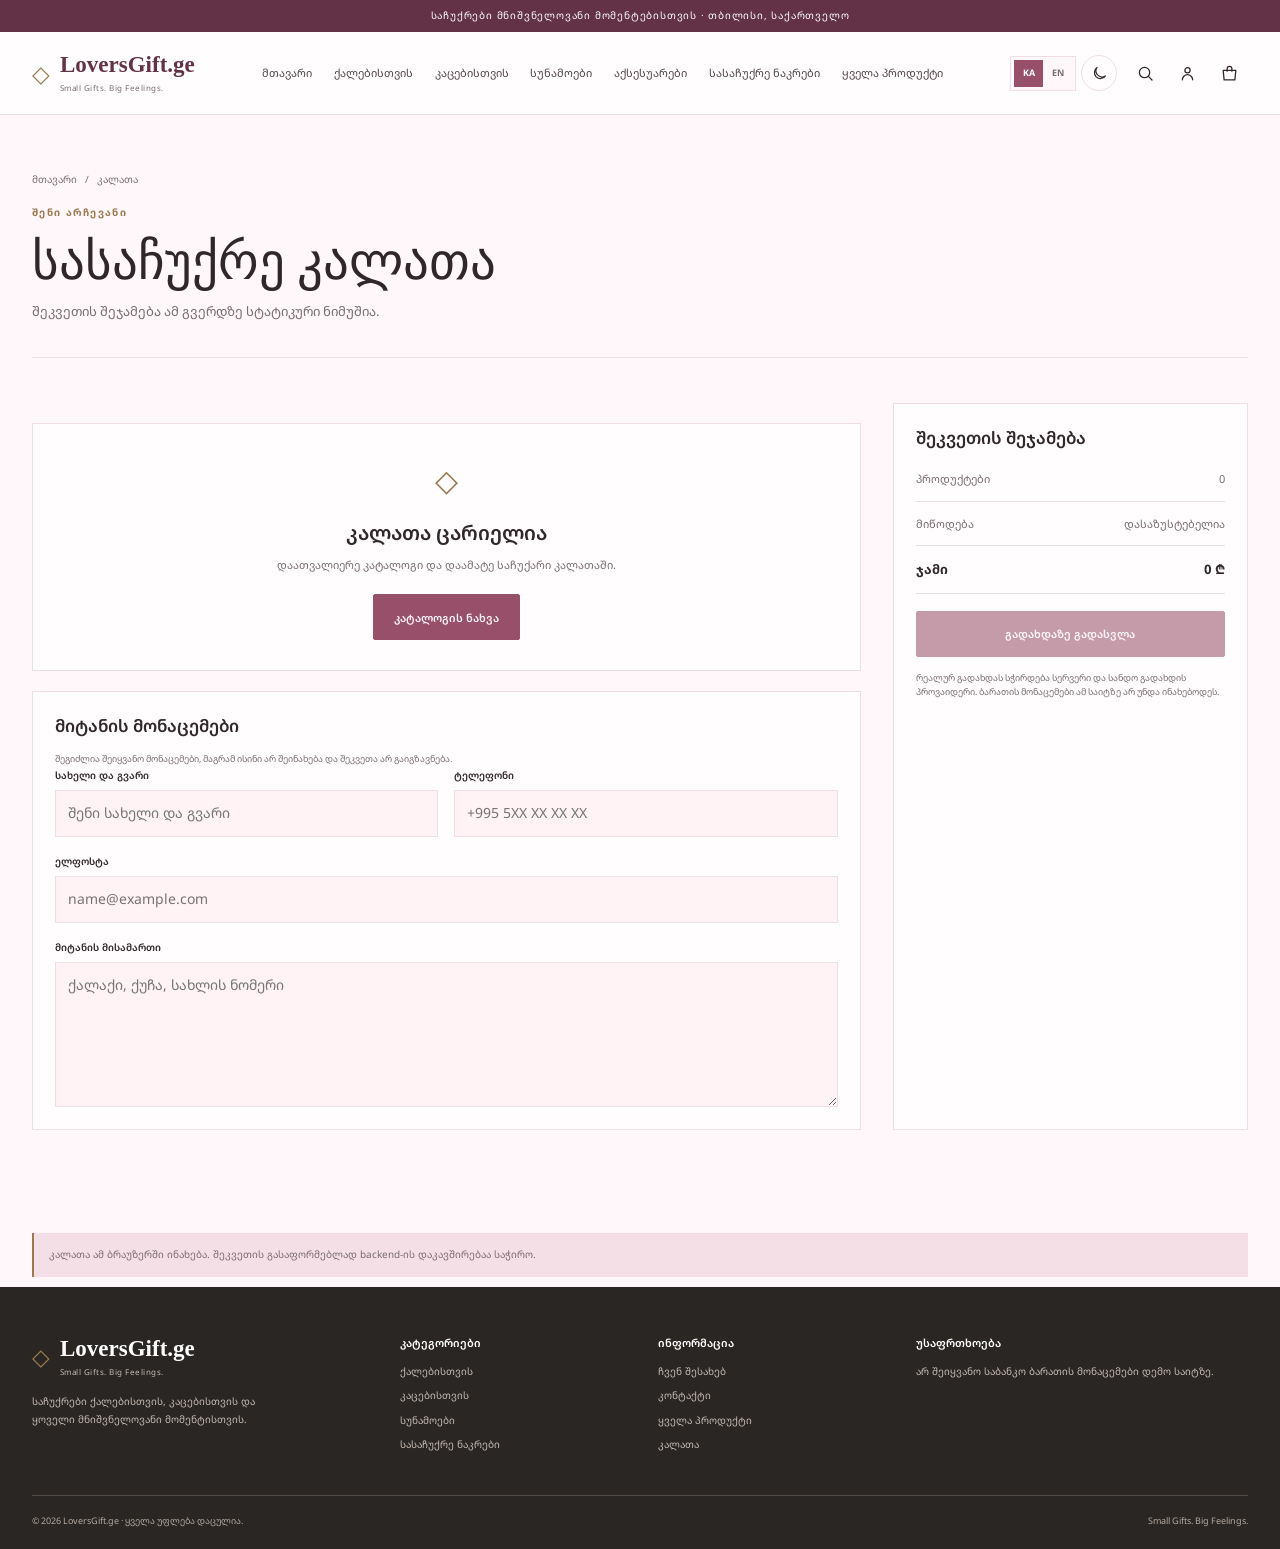
<file: cart.html>
<!DOCTYPE html>
<html lang="ka">
<head>
    <meta charset="UTF-8">
    <meta name="viewport" content="width=device-width, initial-scale=1.0">
    <meta name="description" content="LoversGift.ge-ის კალათა — სტატიკური დემო ვერსია.">
    <title>კალათა | LoversGift.ge</title>
    <link rel="stylesheet" href="style.css">
</head>
<body>
    <div class="announcement">საჩუქრები მნიშვნელოვანი მომენტებისთვის · თბილისი, საქართველო</div>
    <header class="site-header"><div class="header-inner"><a class="brand" href="index.html"><span class="brand-mark">◇</span><span><span class="brand-name">LoversGift.ge</span><span class="brand-tagline">Small Gifts. Big Feelings.</span></span></a><nav class="main-nav" aria-label="მთავარი ნავიგაცია"><a href="index.html">მთავარი</a><a href="women.html">ქალებისთვის</a><a href="men.html">კაცებისთვის</a><a href="perfumes.html">სუნამოები</a><a href="accessories.html">აქსესუარები</a><a href="gift-sets.html">სასაჩუქრე ნაკრები</a><a href="products.html">ყველა პროდუქტი</a></nav><div class="header-tools"><a class="tool-link" href="products.html" aria-label="კატალოგი" title="ძიება"><svg viewBox="0 0 24 24" aria-hidden="true"><circle cx="10.8" cy="10.8" r="6.5"></circle><path d="m16 16 4.2 4.2"></path></svg></a><a class="tool-link" href="products.html#functionality" aria-label="რჩეულები" title="რჩეულები"><svg viewBox="0 0 24 24" aria-hidden="true"><path d="M20.8 8.7c0 5.2-8.8 10.1-8.8 10.1S3.2 13.9 3.2 8.7a4.4 4.4 0 0 1 8-2.5 4.4 4.4 0 0 1 7.6 2.5Z"></path></svg></a><a class="tool-link" href="contact.html" aria-label="ანგარიში და კონტაქტი" title="ანგარიში"><svg viewBox="0 0 24 24" aria-hidden="true"><circle cx="12" cy="8" r="3.3"></circle><path d="M5.5 20a6.5 6.5 0 0 1 13 0"></path></svg></a><a class="tool-link" href="cart.html" aria-label="კალათა" aria-current="page" title="კალათა"><svg viewBox="0 0 24 24" aria-hidden="true"><path d="M4 8h16l-1.2 12H5.2L4 8Z"></path><path d="M9 9V6a3 3 0 0 1 6 0v3"></path></svg></a></div></div></header>
    <main class="page-wrap"><div class="page-heading"><nav class="breadcrumbs" aria-label="პურის ნამცეცები"><a href="index.html">მთავარი</a><span>/</span><span>კალათა</span></nav><p class="eyebrow">შენი არჩევანი</p><h1>სასაჩუქრე კალათა</h1><p>შეკვეთის შეჯამება ამ გვერდზე სტატიკური ნიმუშია.</p></div>
        <div class="cart-layout"><div class="cart-details"><section class="empty-state" aria-labelledby="empty-title"><span class="empty-mark" aria-hidden="true">◇</span><h2 id="empty-title">კალათა ცარიელია</h2><p>ამ ვერსიაში პროდუქტების დამატება და რაოდენობის შენახვა გამორთულია. დაათვალიერე კატალოგი და აირჩიე საჩუქარი.</p><a class="button" href="products.html">კატალოგის ნახვა</a></section><section class="summary-box" aria-labelledby="delivery-title"><h2 id="delivery-title">მიტანის მონაცემები</h2><p class="filter-note">შეგიძლია შეიყვანო მონაცემები, მაგრამ ისინი არ შეინახება და შეკვეთა არ გაიგზავნება.</p><form><div class="form-grid"><div class="form-field"><label for="delivery-name">სახელი და გვარი</label><input id="delivery-name" name="delivery-name" autocomplete="name" placeholder="შენი სახელი და გვარი"></div><div class="form-field"><label for="delivery-phone">ტელეფონი</label><input id="delivery-phone" name="delivery-phone" type="tel" autocomplete="tel" placeholder="+995 5XX XX XX XX"></div><div class="form-field form-field-wide"><label for="delivery-email">ელფოსტა</label><input id="delivery-email" name="delivery-email" type="email" autocomplete="email" placeholder="name@example.com"></div><div class="form-field form-field-wide"><label for="delivery-address">მიტანის მისამართი</label><textarea id="delivery-address" name="delivery-address" autocomplete="street-address" placeholder="ქალაქი, ქუჩა, სახლის ნომერი"></textarea></div></div></form></section></div><aside class="summary-box" aria-labelledby="summary-title"><h2 id="summary-title">შეკვეთის შეჯამება</h2><div class="summary-line"><span>პროდუქტები</span><span>0</span></div><div class="summary-line"><span>მიწოდება</span><span>დასაზუსტებელია</span></div><div class="summary-line total"><span>ჯამი</span><span>0 ₾</span></div><button class="button" type="button" disabled>გადახდაზე გადასვლა</button><p class="filter-note">რეალურ გადახდას სჭირდება სერვერი და სანდო გადახდის პროვაიდერი. ბარათის მონაცემები ამ საიტზე არ უნდა ინახებოდეს.</p></aside></div>
        <p class="demo-banner">კალათა არ ინახავს პროდუქტებს გვერდებს შორის: ეს ფუნქცია, რაოდენობები, თანხის დათვლა და შეკვეთის შეჯამება JavaScript/backend-ს საჭიროებს.</p>
    </main>
    <footer class="site-footer"><div class="footer-inner"><div class="footer-top"><div><a class="brand" href="index.html"><span class="brand-mark">◇</span><span><span class="brand-name">LoversGift.ge</span><span class="brand-tagline">Small Gifts. Big Feelings.</span></span></a><p class="footer-copy">საჩუქრები ქალებისთვის, კაცებისთვის და ყოველი მნიშვნელოვანი მომენტისთვის.</p></div><div class="footer-column"><h2>კატეგორიები</h2><a href="women.html">ქალებისთვის</a><a href="men.html">კაცებისთვის</a><a href="perfumes.html">სუნამოები</a><a href="gift-sets.html">სასაჩუქრე ნაკრები</a></div><div class="footer-column"><h2>ინფორმაცია</h2><a href="about.html">ჩვენ შესახებ</a><a href="contact.html">კონტაქტი</a><a href="products.html">ყველა პროდუქტი</a><a href="cart.html">კალათა</a></div><div class="footer-column"><h2>უსაფრთხოება</h2><p class="footer-note">არ შეიყვანო საბანკო ბარათის მონაცემები დემო საიტზე.</p></div></div><div class="footer-bottom"><span>© 2026 LoversGift.ge · ყველა უფლება დაცულია.</span><span>Small Gifts. Big Feelings.</span></div></div></footer>
    <script src="app.js" defer></script>
</body>
</html>
</file>
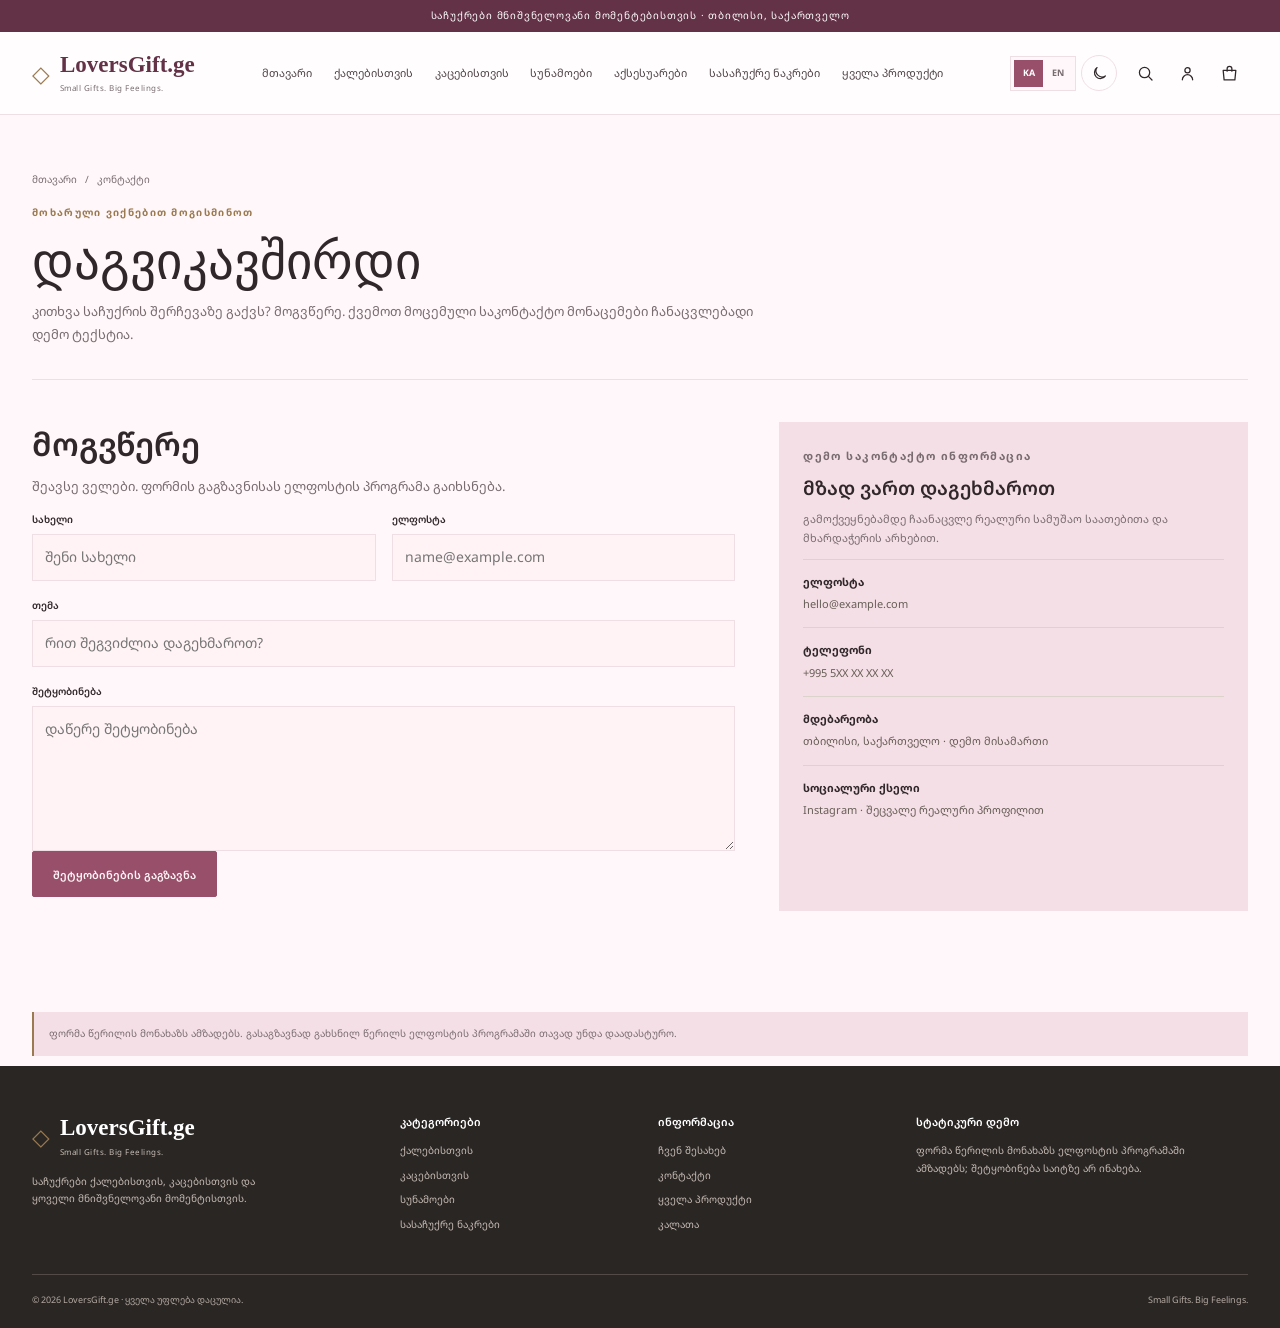
<file: contact.html>
<!DOCTYPE html>
<html lang="ka">
<head>
    <meta charset="UTF-8">
    <meta name="viewport" content="width=device-width, initial-scale=1.0">
    <meta name="description" content="დაუკავშირდით LoversGift.ge-ს საჩუქრის იდეებისა და შეკვეთის საკითხებზე.">
    <title>კონტაქტი | LoversGift.ge</title>
    <link rel="stylesheet" href="style.css">
</head>
<body>
    <div class="announcement">საჩუქრები მნიშვნელოვანი მომენტებისთვის · თბილისი, საქართველო</div>
    <header class="site-header"><div class="header-inner"><a class="brand" href="index.html"><span class="brand-mark">◇</span><span><span class="brand-name">LoversGift.ge</span><span class="brand-tagline">Small Gifts. Big Feelings.</span></span></a><nav class="main-nav" aria-label="მთავარი ნავიგაცია"><a href="index.html">მთავარი</a><a href="women.html">ქალებისთვის</a><a href="men.html">კაცებისთვის</a><a href="perfumes.html">სუნამოები</a><a href="accessories.html">აქსესუარები</a><a href="gift-sets.html">სასაჩუქრე ნაკრები</a><a href="products.html">ყველა პროდუქტი</a></nav><div class="header-tools"><a class="tool-link" href="products.html" aria-label="კატალოგი და ძიება" title="ძიება"><svg viewBox="0 0 24 24" aria-hidden="true"><circle cx="10.8" cy="10.8" r="6.5"></circle><path d="m16 16 4.2 4.2"></path></svg></a><a class="tool-link" href="products.html#functionality" aria-label="რჩეულების შესახებ" title="რჩეულები"><svg viewBox="0 0 24 24" aria-hidden="true"><path d="M20.8 8.7c0 5.2-8.8 10.1-8.8 10.1S3.2 13.9 3.2 8.7a4.4 4.4 0 0 1 8-2.5 4.4 4.4 0 0 1 7.6 2.5Z"></path></svg></a><a class="tool-link" href="contact.html" aria-label="ანგარიში და კონტაქტი" title="ანგარიში"><svg viewBox="0 0 24 24" aria-hidden="true"><circle cx="12" cy="8" r="3.3"></circle><path d="M5.5 20a6.5 6.5 0 0 1 13 0"></path></svg></a><a class="tool-link" href="cart.html" aria-label="კალათა" title="კალათა"><svg viewBox="0 0 24 24" aria-hidden="true"><path d="M4 8h16l-1.2 12H5.2L4 8Z"></path><path d="M9 9V6a3 3 0 0 1 6 0v3"></path></svg></a></div></div></header>
    <main class="page-wrap"><div class="page-heading"><nav class="breadcrumbs" aria-label="პურის ნამცეცები"><a href="index.html">მთავარი</a><span>/</span><span>კონტაქტი</span></nav><p class="eyebrow">მოხარული ვიქნებით მოგისმინოთ</p><h1>დაგვიკავშირდი</h1><p>კითხვა საჩუქრის შერჩევაზე გაქვს? მოგვწერე. ქვემოთ მოცემული საკონტაქტო მონაცემები ჩანაცვლებადი დემო ტექსტია.</p></div>
        <div class="contact-layout"><section aria-labelledby="contact-form-title"><h2 id="contact-form-title">მოგვწერე</h2><p class="section-copy">შეავსე ველები. ფორმის გაგზავნისას ელფოსტის პროგრამა გაიხსნება.</p><form id="contact-form"><div class="form-grid"><div class="form-field"><label for="contact-name">სახელი</label><input id="contact-name" name="name" autocomplete="name" placeholder="შენი სახელი" required></div><div class="form-field"><label for="contact-email">ელფოსტა</label><input id="contact-email" name="email" type="email" autocomplete="email" placeholder="name@example.com" required></div><div class="form-field form-field-wide"><label for="contact-subject">თემა</label><input id="contact-subject" name="subject" placeholder="რით შეგვიძლია დაგეხმაროთ?" required></div><div class="form-field form-field-wide"><label for="contact-message">შეტყობინება</label><textarea id="contact-message" name="message" placeholder="დაწერე შეტყობინება" required></textarea></div></div><button class="button" type="submit">შეტყობინების გაგზავნა</button><p class="filter-note" role="status" aria-live="polite" data-contact-feedback></p></form></section>
        <aside class="contact-card"><p class="eyebrow">დემო საკონტაქტო ინფორმაცია</p><h2>მზად ვართ დაგეხმაროთ</h2><p>გამოქვეყნებამდე ჩაანაცვლე რეალური სამუშაო საათებითა და მხარდაჭერის არხებით.</p><div class="contact-detail"><strong>ელფოსტა</strong><a href="mailto:hello@example.com">hello@example.com</a></div><div class="contact-detail"><strong>ტელეფონი</strong><a href="tel:+995500000000">+995 5XX XX XX XX</a></div><div class="contact-detail"><strong>მდებარეობა</strong><span>თბილისი, საქართველო · დემო მისამართი</span></div><div class="contact-detail"><strong>სოციალური ქსელი</strong><a href="https://instagram.com/" target="_blank" rel="noreferrer">Instagram · შეცვალე რეალური პროფილით</a></div></aside></div>
        <p class="demo-banner">ფორმა წერილის მონახაზს ამზადებს. გასაგზავნად გახსნილ წერილს ელფოსტის პროგრამაში თავად უნდა დაადასტურო.</p>
    </main>
    <footer class="site-footer"><div class="footer-inner"><div class="footer-top"><div><a class="brand" href="index.html"><span class="brand-mark">◇</span><span><span class="brand-name">LoversGift.ge</span><span class="brand-tagline">Small Gifts. Big Feelings.</span></span></a><p class="footer-copy">საჩუქრები ქალებისთვის, კაცებისთვის და ყოველი მნიშვნელოვანი მომენტისთვის.</p></div><div class="footer-column"><h2>კატეგორიები</h2><a href="women.html">ქალებისთვის</a><a href="men.html">კაცებისთვის</a><a href="perfumes.html">სუნამოები</a><a href="gift-sets.html">სასაჩუქრე ნაკრები</a></div><div class="footer-column"><h2>ინფორმაცია</h2><a href="about.html">ჩვენ შესახებ</a><a href="contact.html">კონტაქტი</a><a href="products.html">ყველა პროდუქტი</a><a href="cart.html">კალათა</a></div><div class="footer-column"><h2>სტატიკური დემო</h2><p class="footer-note">ფორმა წერილის მონახაზს ელფოსტის პროგრამაში ამზადებს; შეტყობინება საიტზე არ ინახება.</p></div></div><div class="footer-bottom"><span>© 2026 LoversGift.ge · ყველა უფლება დაცულია.</span><span>Small Gifts. Big Feelings.</span></div></div></footer>
    <script src="app.js" defer></script>
</body>
</html>
</file>
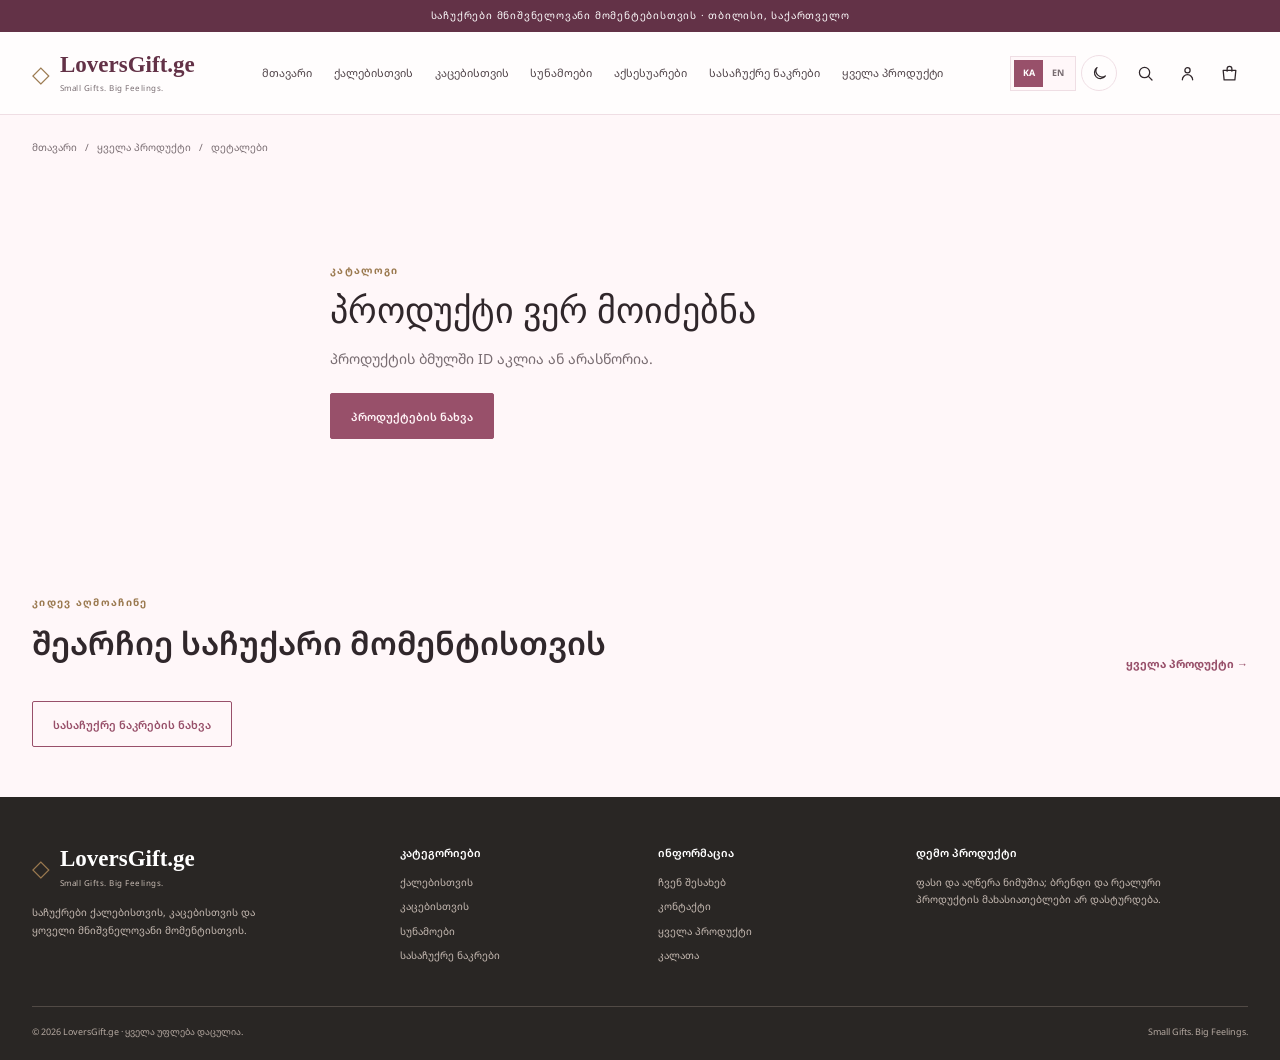
<file: product.html>
<!DOCTYPE html>
<html lang="ka">
<head>
    <meta charset="UTF-8">
    <meta name="viewport" content="width=device-width, initial-scale=1.0">
    <meta name="description" content="LoversGift.ge-ის საჩვენებელი პროდუქტის დეტალები.">
    <title>საჩვენებელი საჩუქარი | LoversGift.ge</title>
    <link rel="stylesheet" href="style.css">
</head>
<body>
    <div class="announcement">საჩუქრები მნიშვნელოვანი მომენტებისთვის · თბილისი, საქართველო</div>
    <header class="site-header"><div class="header-inner"><a class="brand" href="index.html"><span class="brand-mark">◇</span><span><span class="brand-name">LoversGift.ge</span><span class="brand-tagline">Small Gifts. Big Feelings.</span></span></a><nav class="main-nav" aria-label="მთავარი ნავიგაცია"><a href="index.html">მთავარი</a><a href="women.html">ქალებისთვის</a><a href="men.html">კაცებისთვის</a><a href="perfumes.html">სუნამოები</a><a href="accessories.html">აქსესუარები</a><a href="gift-sets.html">სასაჩუქრე ნაკრები</a><a href="products.html">ყველა პროდუქტი</a></nav><div class="header-tools"><a class="tool-link" href="products.html" aria-label="კატალოგი" title="ძიება"><svg viewBox="0 0 24 24" aria-hidden="true"><circle cx="10.8" cy="10.8" r="6.5"></circle><path d="m16 16 4.2 4.2"></path></svg></a><a class="tool-link" href="products.html#functionality" aria-label="რჩეულები" title="რჩეულები"><svg viewBox="0 0 24 24" aria-hidden="true"><path d="M20.8 8.7c0 5.2-8.8 10.1-8.8 10.1S3.2 13.9 3.2 8.7a4.4 4.4 0 0 1 8-2.5 4.4 4.4 0 0 1 7.6 2.5Z"></path></svg></a><a class="tool-link" href="contact.html" aria-label="კონტაქტი" title="კონტაქტი"><svg viewBox="0 0 24 24" aria-hidden="true"><circle cx="12" cy="8" r="3.3"></circle><path d="M5.5 20a6.5 6.5 0 0 1 13 0"></path></svg></a><a class="tool-link" href="cart.html" aria-label="კალათა" title="კალათა"><svg viewBox="0 0 24 24" aria-hidden="true"><path d="M4 8h16l-1.2 12H5.2L4 8Z"></path><path d="M9 9V6a3 3 0 0 1 6 0v3"></path></svg></a></div></div></header>
    <main class="page-wrap"><nav class="breadcrumbs" aria-label="პურის ნამცეცები" style="padding-top:24px"><a href="index.html">მთავარი</a><span>/</span><a href="products.html">ყველა პროდუქტი</a><span>/</span><span>დეტალები</span></nav>
        <div data-product-details></div>
        <section class="section-tight"><div class="section-heading"><div><p class="eyebrow">კიდევ აღმოაჩინე</p><h2>შეარჩიე საჩუქარი მომენტისთვის</h2></div><a class="section-link" href="products.html">ყველა პროდუქტი →</a></div><a class="button button-outline" href="gift-sets.html">სასაჩუქრე ნაკრების ნახვა</a></section>
    </main>
    <footer class="site-footer"><div class="footer-inner"><div class="footer-top"><div><a class="brand" href="index.html"><span class="brand-mark">◇</span><span><span class="brand-name">LoversGift.ge</span><span class="brand-tagline">Small Gifts. Big Feelings.</span></span></a><p class="footer-copy">საჩუქრები ქალებისთვის, კაცებისთვის და ყოველი მნიშვნელოვანი მომენტისთვის.</p></div><div class="footer-column"><h2>კატეგორიები</h2><a href="women.html">ქალებისთვის</a><a href="men.html">კაცებისთვის</a><a href="perfumes.html">სუნამოები</a><a href="gift-sets.html">სასაჩუქრე ნაკრები</a></div><div class="footer-column"><h2>ინფორმაცია</h2><a href="about.html">ჩვენ შესახებ</a><a href="contact.html">კონტაქტი</a><a href="products.html">ყველა პროდუქტი</a><a href="cart.html">კალათა</a></div><div class="footer-column"><h2>დემო პროდუქტი</h2><p class="footer-note">ფასი და აღწერა ნიმუშია; ბრენდი და რეალური პროდუქტის მახასიათებლები არ დასტურდება.</p></div></div><div class="footer-bottom"><span>© 2026 LoversGift.ge · ყველა უფლება დაცულია.</span><span>Small Gifts. Big Feelings.</span></div></div></footer>
    <script src="app.js" defer></script>
</body>
</html>
</file>
<file: style.css>
@import url('https://fonts.googleapis.com/css2?family=Noto+Sans+Georgian:wght@400;500;600;700&family=Playfair+Display:wght@500;600&display=swap');

:root {
    color-scheme: light;
    --ivory: #fff7f9;
    --paper: #fffdfd;
    --white: #fff3f6;
    --ink: #30272b;
    --muted: #786c71;
    --burgundy: #98506a;
    --wine: #633247;
    --blush: #f5dfe6;
    --peach: #ffe8dc;
    --sage: #e4eee6;
    --sage-ink: #547460;
    --line: #efdee4;
    --gold: #9b7a50;
    --shadow: 0 14px 38px rgba(83, 45, 59, .10);
    --content: 1320px;
}

:root[data-theme="dark"] {
    color-scheme: dark;
    --ivory: #171615;
    --paper: #211f1d;
    --white: #292725;
    --ink: #f2eee8;
    --muted: #b8aea5;
    --burgundy: #d39aa9;
    --wine: #351c25;
    --blush: #49363a;
    --peach: #49363a;
    --sage: #293a32;
    --sage-ink: #bfd2c5;
    --line: #443d39;
    --gold: #c7a675;
    --shadow: 0 14px 38px rgba(0, 0, 0, .28);
}

* { box-sizing: border-box; }

html { scroll-behavior: smooth; scroll-padding-top: 100px; }

body {
    margin: 0;
    color: var(--ink);
    background: var(--ivory);
    font-family: 'Noto Sans Georgian', sans-serif;
    font-size: 14px;
    line-height: 1.75;
}

img { display: block; width: 100%; height: 100%; object-fit: cover; }
a { color: inherit; text-decoration: none; }
button, input, select, textarea { font: inherit; }
button, select { cursor: pointer; }
button:disabled, input:disabled, select:disabled { cursor: not-allowed; opacity: .56; }
:focus-visible { outline: 2px solid var(--gold); outline-offset: 4px; }

.announcement {
    min-height: 32px;
    display: grid;
    place-items: center;
    padding: 5px 16px;
    background: var(--wine);
    color: #fff;
    font-size: 10px;
    letter-spacing: .08em;
    text-align: center;
}

.site-header {
    position: sticky;
    top: 0;
    z-index: 20;
    background: rgba(255, 253, 253, .97);
    border-bottom: 1px solid var(--line);
    backdrop-filter: blur(12px);
}

:root[data-theme="dark"] .site-header { background: rgba(33, 31, 29, .97); }

.header-inner {
    width: min(var(--content), 100% - 64px);
    min-height: 82px;
    margin: auto;
    display: grid;
    grid-template-columns: auto 1fr auto;
    align-items: center;
    gap: 28px;
}

.brand {
    display: inline-flex;
    align-items: center;
    gap: 10px;
    color: var(--wine);
    white-space: nowrap;
}

.brand-mark { color: var(--gold); font-size: 23px; line-height: 1; }
.brand-name { display: block; font-family: Georgia, serif; font-size: 23px; font-weight: 700; line-height: 1.2; }
.brand-tagline { display: block; margin-top: 3px; color: var(--muted); font-size: 8px; letter-spacing: .06em; }

.main-nav {
    min-width: 0;
    display: flex;
    align-items: center;
    justify-content: center;
    gap: clamp(12px, 1.7vw, 25px);
}

.main-nav a { color: #51454a; font-size: 11px; white-space: nowrap; transition: color .2s; }
.main-nav a:hover, .main-nav a[aria-current="page"] { color: var(--burgundy); }
.main-nav { scrollbar-width: none; }
.main-nav::-webkit-scrollbar { display: none; }

.header-tools { display: flex; align-items: center; gap: 4px; }

.preference-tools { display: flex; align-items: center; gap: 5px; margin-right: 5px; }
.language-switch { display: inline-flex; padding: 3px; border: 1px solid var(--line); background: var(--ivory); }
.language-switch button { min-width: 29px; height: 27px; padding: 0 5px; border: 0; background: transparent; color: var(--muted); font-size: 9px; font-weight: 700; }
.language-switch button[aria-pressed="true"] { background: var(--burgundy); color: #fff; }
.theme-toggle { display: grid; width: 36px; height: 36px; place-items: center; border: 1px solid var(--line); border-radius: 50%; background: transparent; color: var(--ink); }
.theme-toggle:hover { background: var(--ivory); color: var(--burgundy); }
.theme-toggle svg { width: 17px; height: 17px; fill: none; stroke: currentColor; stroke-width: 1.6; stroke-linecap: round; stroke-linejoin: round; }

.tool-link {
    display: grid;
    width: 38px;
    height: 38px;
    place-items: center;
    border-radius: 50%;
    color: var(--ink);
    transition: color .2s, background .2s;
}

.tool-link:hover { color: var(--burgundy); background: var(--ivory); }
.tool-link svg { width: 19px; height: 19px; fill: none; stroke: currentColor; stroke-width: 1.6; stroke-linecap: round; stroke-linejoin: round; }
.header-tools > .tool-link[href*="functionality"] { display: none; }

:root[data-theme="dark"] .main-nav a { color: #ddd3ca; }
:root[data-theme="dark"] .brand { color: #f2eee8; }
:root[data-theme="dark"] .main-nav a:hover,
:root[data-theme="dark"] .main-nav a[aria-current="page"] { color: var(--burgundy); }
:root[data-theme="dark"] .product-card { border-color: var(--line); }
:root[data-theme="dark"] .home-hero,
:root[data-theme="dark"] .split-feature,
:root[data-theme="dark"] .contact-card { background: #292522; }
:root[data-theme="dark"] .hero-copy > p:not(.eyebrow) { color: #d2c8bf; }
:root[data-theme="dark"] .category-name { border-color: var(--line); }
:root[data-theme="dark"] .promo-band { background: #301b22; }
:root[data-theme="dark"] .button-outline { color: var(--burgundy); }
:root[data-theme="dark"] .button-outline:hover { color: var(--white); }
:root[data-theme="dark"] .product-tag { background: #211f1d; color: var(--burgundy); }
:root[data-theme="dark"] .site-footer { background: #11100f; }

.page-wrap { width: min(var(--content), 100% - 64px); margin: auto; }
.home-hero > *, .split-feature > *, .page-wrap, .product-card, .catalog-main { min-width: 0; }
.section { padding-block: 76px; }
.section-tight { padding-block: 50px; }
.section-heading { display: flex; justify-content: space-between; align-items: end; gap: 24px; margin-bottom: 28px; }
.eyebrow { margin: 0 0 9px; color: var(--gold); font-size: 10px; font-weight: 700; letter-spacing: .13em; text-transform: uppercase; }
h1, h2, h3, p { margin-top: 0; }
h1, h2, h3 { color: var(--ink); }
h1, .display-title { margin-bottom: 18px; font-family: 'Playfair Display', Georgia, serif; font-size: clamp(38px, 5vw, 66px); font-weight: 500; line-height: 1.13; }
h2 { margin-bottom: 8px; font-size: clamp(22px, 2.7vw, 32px); line-height: 1.4; font-weight: 600; }
h3 { margin-bottom: 8px; font-size: 15px; line-height: 1.5; }
.section-copy { max-width: 600px; color: var(--muted); font-size: 13px; }
.section-link { color: var(--burgundy); font-size: 11px; font-weight: 700; white-space: nowrap; }
.section-link:hover { text-decoration: underline; text-underline-offset: 4px; }

.button {
    min-height: 46px;
    display: inline-flex;
    align-items: center;
    justify-content: center;
    gap: 11px;
    padding: 11px 20px;
    border: 1px solid var(--burgundy);
    border-radius: 2px;
    background: var(--burgundy);
    color: var(--white);
    font-size: 11px;
    font-weight: 600;
    transition: background .2s, color .2s, transform .2s;
}

.button:hover { transform: translateY(-2px); background: var(--wine); }
.button-outline { background: transparent; color: var(--burgundy); }
.button-outline:hover { color: var(--white); }
.button-light { border-color: var(--paper); background: var(--paper); color: var(--wine); }
.button-light:hover { border-color: var(--white); background: var(--white); color: var(--wine); }

.home-hero {
    min-height: 570px;
    display: grid;
    grid-template-columns: .92fr 1.08fr;
    align-items: stretch;
    background: #f7e7ec;
}

.hero-copy {
    display: flex;
    flex-direction: column;
    align-items: flex-start;
    justify-content: center;
    padding: 65px max(40px, calc((100vw - var(--content)) / 2));
    padding-right: 42px;
}

.hero-copy h1 { max-width: 540px; }
.hero-copy > p:not(.eyebrow) { max-width: 470px; margin-bottom: 27px; color: #60545a; font-size: 14px; }
.hero-ctas { display: flex; flex-wrap: wrap; gap: 10px; }
.hero-photo { min-height: 570px; overflow: hidden; }
.hero-photo img { object-position: center 45%; }

.category-grid { display: grid; grid-template-columns: repeat(4, minmax(0, 1fr)); gap: 18px; }
.category-tile { min-width: 0; }
.category-photo { height: 275px; overflow: hidden; background: var(--blush); }
.category-photo img { transition: transform .55s; }
.category-tile:hover img { transform: scale(1.035); }
.category-name { display: flex; justify-content: space-between; gap: 12px; padding-top: 13px; border-bottom: 1px solid var(--line); }
.category-name h3 { margin: 0 0 11px; font-size: 13px; }
.category-name span { color: var(--sage-ink); }

.product-grid { display: grid; grid-template-columns: repeat(4, minmax(0, 1fr)); gap: 18px; }
.product-card { min-width: 0; background: var(--white); border: 1px solid var(--line); transition: box-shadow .25s, transform .25s; }
.product-card:hover { transform: translateY(-4px); box-shadow: var(--shadow); }
.product-photo { position: relative; aspect-ratio: 4 / 4.8; overflow: hidden; background: var(--blush); }
.product-photo img { transition: transform .5s; }
.product-photo img[data-product-placeholder], .detail-gallery img[src^="data:image/svg+xml"] { object-fit: contain; padding: 8px; background: var(--blush); }
.product-card:hover .product-photo img { transform: scale(1.04); }
.product-tag { position: absolute; top: 12px; left: 12px; padding: 5px 8px; background: var(--peach); color: var(--wine); font-size: 9px; }
.product-content { padding: 14px 14px 15px; }
.product-brand { margin: 0 0 4px; color: var(--muted); font-size: 9px; letter-spacing: .05em; }
.product-title { display: block; min-height: 46px; margin-bottom: 8px; font-size: 12px; font-weight: 600; line-height: 1.6; }
.product-price { display: flex; align-items: baseline; gap: 8px; margin-bottom: 13px; font-size: 14px; font-weight: 700; }
.product-price small { color: var(--muted); font-size: 9px; font-weight: 400; }
.product-actions { display: flex; align-items: center; justify-content: space-between; gap: 8px; }
.product-actions > * { min-width: 0; }
.product-actions .button { min-height: 36px; flex: 1; padding: 8px 10px; font-size: 10px; }
.favorite-link { display: grid; width: 36px; height: 36px; flex: 0 0 auto; place-items: center; border: 1px solid var(--line); color: var(--burgundy); font-size: 18px; }
.favorite-link:hover { border-color: var(--burgundy); background: var(--ivory); }
.rating-note { margin: 0 0 10px; color: var(--muted); font-size: 9px; }

.split-feature { display: grid; grid-template-columns: 1fr 1fr; min-height: 380px; background: var(--peach); }
.split-photo { min-height: 340px; }
.split-copy { display: flex; flex-direction: column; align-items: flex-start; justify-content: center; padding: clamp(28px, 5vw, 70px); }
.split-copy p:not(.eyebrow) { max-width: 480px; color: var(--muted); font-size: 13px; }
.promo-band { display: grid; grid-template-columns: 1fr auto; align-items: center; gap: 32px; padding: 33px 38px; background: var(--wine); color: var(--white); }
.promo-band h2 { margin: 0 0 5px; color: var(--white); }
.promo-band p { margin: 0; color: #e7d7d5; font-size: 12px; }
.benefit-grid { display: grid; grid-template-columns: repeat(3, minmax(0, 1fr)); border-block: 1px solid var(--line); }
.benefit { display: flex; gap: 15px; padding: 25px 20px; border-right: 1px solid var(--line); }
.benefit:last-child { border-right: 0; }
.benefit-icon { width: 30px; flex: 0 0 30px; color: var(--sage-ink); font-size: 20px; text-align: center; }
.benefit h3 { margin: 0 0 4px; font-size: 12px; }
.benefit p { margin: 0; color: var(--muted); font-size: 10px; }

.page-heading { padding: 56px 0 34px; border-bottom: 1px solid var(--line); }
.page-heading h1 { margin-bottom: 12px; font-size: clamp(34px, 4vw, 52px); }
.page-heading p:last-child { max-width: 740px; margin-bottom: 0; color: var(--muted); font-size: 13px; }
.breadcrumbs { display: flex; flex-wrap: wrap; gap: 8px; margin-bottom: 15px; color: var(--muted); font-size: 10px; }
.breadcrumbs a:hover { color: var(--burgundy); }
.catalog-layout { display: grid; grid-template-columns: minmax(0, 1fr); gap: 32px; padding-block: 38px 75px; }
.catalog-search input { width: 100%; min-height: 39px; padding: 8px 10px; border: 1px solid var(--line); border-radius: 0; background: var(--white); color: var(--ink); font-size: 11px; }
.filter-note { margin: 14px 0 0; color: var(--muted); font-size: 9px; line-height: 1.6; }
.catalog-main { min-width: 0; }
.catalog-toolbar { display: flex; flex-wrap: wrap; justify-content: space-between; align-items: center; gap: 14px; margin-bottom: 18px; }
.catalog-count { margin: 0; color: var(--muted); font-size: 10px; }
.catalog-search { width: min(270px, 100%); }
.catalog-main .product-grid { grid-template-columns: repeat(3, minmax(0, 1fr)); }
.demo-banner { margin-top: 23px; padding: 13px 15px; border-left: 2px solid var(--gold); background: var(--blush); color: var(--muted); font-size: 10px; }

.detail-layout { display: grid; grid-template-columns: 1fr 1fr; gap: clamp(30px, 6vw, 82px); padding-block: 40px 75px; }
.detail-gallery { display: grid; grid-template-columns: 1fr 1fr; gap: 10px; align-content: start; }
.detail-gallery[data-product-gallery="card-holder"] { display: block; }
.detail-gallery[data-product-gallery="card-holder"] img:not(:first-child) { display: none; }
.detail-gallery[data-product-gallery="card-holder"][data-color="black"] img { filter: grayscale(1) brightness(.38) contrast(1.12); }
.detail-gallery[data-product-gallery="card-holder"][data-color="blue"] img { filter: hue-rotate(220deg) saturate(1.5); }
.detail-gallery[data-product-gallery="card-holder"][data-color="red"] img { filter: none; }
.detail-gallery img:first-child { grid-column: 1 / -1; aspect-ratio: 1.15; }
.detail-gallery img:not(:first-child) { aspect-ratio: 1.15; }
.detail-copy { padding-top: 15px; }
.detail-copy h1 { font-size: clamp(32px, 4vw, 48px); }
.detail-copy .product-price { margin-block: 18px; font-size: 21px; }
.detail-copy > p { color: var(--muted); font-size: 13px; }
.detail-meta { display: grid; grid-template-columns: 1fr 1fr; gap: 10px; margin-block: 22px; padding-block: 17px; border-block: 1px solid var(--line); font-size: 10px; }
.detail-meta span { color: var(--muted); }
.detail-form label { display: block; margin: 14px 0 6px; font-size: 10px; font-weight: 600; }
.detail-form select, .detail-form input { min-height: 42px; width: min(220px, 100%); padding: 8px 10px; border: 1px solid var(--line); background: var(--white); }
.detail-form .button { margin-top: 18px; }
.variant-fieldset { margin: 14px 0 0; padding: 0; border: 0; }
.variant-fieldset legend { margin-bottom: 6px; font-size: 10px; font-weight: 600; }
.color-swatches { display: flex; gap: 9px; }
.color-swatch { width: 34px; height: 34px; display: grid; place-items: center; padding: 3px; border: 1px solid transparent; border-radius: 50%; background: transparent; }
.color-swatch[aria-pressed="true"] { border-color: var(--burgundy); }
.color-swatch span { width: 24px; height: 24px; border: 1px solid rgba(0, 0, 0, .18); border-radius: 50%; }
.color-swatch[data-variant-id="black"] span { background: #222; }
.color-swatch[data-variant-id="blue"] span { background: #28639a; }
.color-swatch[data-variant-id="red"] span { background: #a92f3c; }
.quantity-stepper { width: fit-content; display: inline-flex; align-items: center; border: 1px solid var(--line); background: var(--white); }
.quantity-stepper button { width: 40px; height: 40px; border: 0; background: transparent; color: var(--ink); font-size: 18px; }
.quantity-stepper input { width: 56px; min-height: 40px; padding: 5px; border: 0; text-align: center; appearance: textfield; -moz-appearance: textfield; }
.quantity-stepper input::-webkit-inner-spin-button, .quantity-stepper input::-webkit-outer-spin-button { margin: 0; -webkit-appearance: none; }
.detail-subtotal { margin: 13px 0 0 !important; color: var(--ink) !important; font-size: 12px !important; }
.detail-subtotal strong { font-size: 15px; }
.product-not-found { max-width: 620px; margin: 65px auto; padding: 40px 0; }
.product-not-found h1 { font-size: 36px; }
.product-not-found p:not(.eyebrow) { margin-bottom: 22px; color: var(--muted); }

.editorial-row { display: grid; grid-template-columns: 1fr 1fr; gap: 40px; align-items: center; padding-block: 55px; border-bottom: 1px solid var(--line); }
.editorial-row img { min-height: 330px; max-height: 480px; }
.editorial-copy p { color: var(--muted); font-size: 13px; }
.contact-layout { display: grid; grid-template-columns: minmax(0, 1.2fr) minmax(260px, .8fr); gap: 44px; padding-block: 42px 78px; }
.form-grid { display: grid; grid-template-columns: 1fr 1fr; gap: 16px; }
.form-field { display: flex; flex-direction: column; gap: 6px; }
.form-field-wide { grid-column: 1 / -1; }
.form-field label { font-size: 10px; font-weight: 600; }
.form-field input, .form-field textarea { width: 100%; min-height: 43px; padding: 10px 12px; border: 1px solid var(--line); background: var(--white); color: var(--ink); }
.form-field textarea { min-height: 145px; resize: vertical; }
.contact-card { padding: 24px; background: var(--blush); }
.contact-card h2 { font-size: 19px; }
.contact-card p { color: var(--muted); font-size: 11px; }
.contact-detail { padding-block: 12px; border-top: 1px solid #dcd4ca; }
.contact-detail strong { display: block; font-size: 11px; }
.contact-detail span, .contact-detail a { color: #675e57; font-size: 11px; }

.cart-layout { display: grid; grid-template-columns: minmax(0, 1.4fr) minmax(280px, .6fr); gap: 32px; padding-block: 45px 80px; }
.cart-details { display: grid; min-width: 0; align-content: start; gap: 20px; }
.cart-items { display: grid; gap: 12px; }
.cart-item { display: grid; grid-template-columns: 96px minmax(0, 1fr) auto auto; align-items: center; gap: 16px; padding: 12px 0; border-bottom: 1px solid var(--line); }
.cart-item > img { width: 96px; aspect-ratio: 1; object-fit: cover; background: var(--paper); }
.cart-item[data-color="black"] > img { filter: grayscale(1) brightness(.38) contrast(1.12); }
.cart-item[data-color="blue"] > img { filter: hue-rotate(220deg) saturate(1.5); }
.cart-item[data-color="red"] > img { filter: none; }
.cart-item-info h3 { margin: 0 0 2px; font-size: 12px; }
.cart-item-info p { margin: 0 0 8px; color: var(--muted); font-size: 10px; }
.cart-quantity { display: inline-flex; align-items: center; border: 1px solid var(--line); }
.cart-quantity button, .cart-remove { width: 32px; height: 32px; border: 0; background: transparent; color: var(--ink); }
.cart-quantity button:disabled { opacity: .4; cursor: not-allowed; }
.cart-quantity span { min-width: 30px; text-align: center; font-size: 11px; }
.cart-item-price { white-space: nowrap; font-size: 12px; }
.cart-item-total { display: grid; gap: 3px; color: var(--muted); text-align: right; font-size: 9px; }
.cart-item-total .cart-item-price { color: var(--ink); font-size: 12px; }
.cart-remove { color: var(--muted); font-size: 20px; }
.cart-remove:hover { color: var(--burgundy); }
.cart-details .empty-state { padding-block: 30px; }
.empty-state { padding: 46px 28px; border: 1px solid var(--line); background: var(--paper); text-align: center; }
.empty-mark { display: block; margin-bottom: 13px; color: var(--gold); font-size: 30px; }
.empty-state h2 { font-size: 20px; }
.empty-state p { max-width: 470px; margin: 0 auto 20px; color: var(--muted); font-size: 11px; }
.summary-box { padding: 22px; border: 1px solid var(--line); background: var(--paper); }
.summary-box h2 { font-size: 17px; }
.summary-line { display: flex; justify-content: space-between; gap: 15px; padding-block: 12px; border-bottom: 1px solid var(--line); color: var(--muted); font-size: 11px; }
.summary-line.total { color: var(--ink); font-size: 13px; font-weight: 700; }
.summary-box .button { width: 100%; margin-top: 17px; }

.site-footer { padding: 48px 0 20px; background: #292624; color: #f8f3ec; }
.footer-inner { width: min(var(--content), 100% - 64px); margin: auto; }
.footer-top { display: grid; grid-template-columns: 1.2fr .8fr .8fr 1.2fr; gap: 36px; padding-bottom: 34px; }
.site-footer .brand { color: #fff; }
.site-footer .brand-tagline { color: #c8bcb4; }
.footer-copy { max-width: 260px; margin-top: 14px; color: #c8bcb4; font-size: 10px; }
.footer-column h2 { margin-bottom: 13px; color: #fff; font-size: 11px; }
.footer-column a { display: block; width: fit-content; margin: 7px 0; color: #c8bcb4; font-size: 10px; }
.footer-column a:hover { color: #fff; }
.footer-note { max-width: 300px; color: #c8bcb4; font-size: 10px; }
.footer-bottom { display: flex; justify-content: space-between; gap: 18px; padding-top: 17px; border-top: 1px solid #514a45; color: #b5a9a1; font-size: 9px; }

@media (max-width: 1120px) {
    .header-inner { grid-template-columns: minmax(0, 1fr) auto; gap: 10px 12px; padding-top: 10px; }
    .main-nav { grid-column: 1 / -1; grid-row: 2; width: 100%; max-width: 100%; justify-content: flex-start; overflow-x: auto; padding: 0 0 10px; gap: 16px; }
    .header-tools { grid-column: 2; grid-row: 1; min-width: 0; }
    .main-nav a { font-size: 10px; }
    .product-grid { grid-template-columns: repeat(2, minmax(0, 1fr)); }
    .catalog-main .product-grid { grid-template-columns: repeat(2, minmax(0, 1fr)); }
    .category-photo { height: 230px; }
    .footer-top { grid-template-columns: repeat(2, minmax(0, 1fr)); }
}

@media (max-width: 780px) {
    .header-inner { width: min(var(--content), 100% - 36px); grid-template-columns: minmax(0, 1fr) auto; min-height: 72px; gap: 8px 12px; padding-block: 10px; }
    .main-nav { grid-column: 1 / -1; grid-row: 2; justify-content: flex-start; overflow-x: auto; padding: 0 0 8px; }
    .main-nav a { flex: 0 0 auto; font-size: 10px; }
    .header-tools { grid-column: 1 / -1; grid-row: 3; justify-content: flex-end; }
    .page-wrap, .footer-inner { width: min(var(--content), 100% - 36px); }
    .home-hero { min-height: 0; grid-template-columns: 1fr; }
    .hero-copy { padding: 52px 28px; }
    .hero-photo { min-height: 380px; max-height: 55vh; }
    .section { padding-block: 54px; }
    .category-grid { grid-template-columns: repeat(2, minmax(0, 1fr)); }
    .category-photo { height: clamp(150px, 34vw, 250px); }
    .catalog-layout { grid-template-columns: 1fr; gap: 20px; }
    .detail-layout, .contact-layout, .cart-layout { grid-template-columns: 1fr; }
    .detail-gallery { max-width: 620px; }
    .editorial-row { gap: 24px; }
    .benefit-grid { grid-template-columns: 1fr; }
    .benefit { border-right: 0; border-bottom: 1px solid var(--line); }
    .benefit:last-child { border-bottom: 0; }
}

@media (max-width: 520px) {
    body { overflow-x: clip; }
    body { font-size: 13px; }
    .announcement { font-size: 9px; }
    .header-inner, .page-wrap, .footer-inner { width: calc(100% - 28px); }
    .brand-name { font-size: 20px; }
    .brand-tagline { font-size: 7px; }
    .header-tools { gap: 2px; }
    .preference-tools { margin-right: 3px; gap: 3px; }
    .theme-toggle { width: 32px; height: 32px; }
    .tool-link { width: 30px; height: 32px; }
    .tool-link svg { width: 17px; height: 17px; }
    .main-nav { gap: 17px; }
    .hero-copy { padding: 42px 22px; }
    .home-hero .hero-copy h1 { width: 100%; max-width: 100%; font-size: 38px; }
    .hero-copy > p:not(.eyebrow) { font-size: 12px; }
    .hero-photo { min-height: 310px; }
    .hero-ctas { width: 100%; }
    .hero-ctas .button { flex: 1; padding-inline: 12px; font-size: 10px; }
    .section { padding-block: 43px; }
    .section-heading { align-items: flex-start; flex-direction: column; gap: 8px; }
    .category-grid, .product-grid, .catalog-main .product-grid { gap: 10px; }
    .category-grid { grid-template-columns: repeat(2, minmax(0, 1fr)); }
    .category-photo { height: 150px; }
    .category-name h3 { font-size: 11px; }
    .product-photo { aspect-ratio: .78; }
    .product-content { padding: 10px; }
    .product-title { min-height: 47px; font-size: 10px; }
    .product-price { font-size: 12px; }
    .product-actions { gap: 5px; }
    .product-actions .button { min-height: 34px; padding: 7px 5px; font-size: 9px; }
    .favorite-link { width: 28px; height: 34px; flex-basis: 28px; }
    .catalog-main .product-actions { gap: 4px; }
    .split-feature, .editorial-row { grid-template-columns: 1fr; }
    .split-photo { min-height: 250px; }
    .split-copy { padding: 28px 23px; }
    .split-copy h2 { max-width: 100%; font-size: 24px; }
    .promo-band { grid-template-columns: 1fr; padding: 25px 21px; }
    .promo-band .button { width: fit-content; }
    .catalog-toolbar { align-items: stretch; flex-direction: column; }
    .catalog-search { width: 100%; }
    .page-heading { padding-top: 37px; }
    .detail-layout { gap: 20px; }
    .form-grid { grid-template-columns: 1fr; }
    .form-field-wide { grid-column: auto; }
    .footer-top { grid-template-columns: 1fr 1fr; gap: 25px 18px; }
    .footer-bottom { flex-direction: column; }
}

@media (prefers-reduced-motion: reduce) {
    *, *::before, *::after { scroll-behavior: auto !important; transition-duration: .01ms !important; animation-duration: .01ms !important; }
}
</file>
